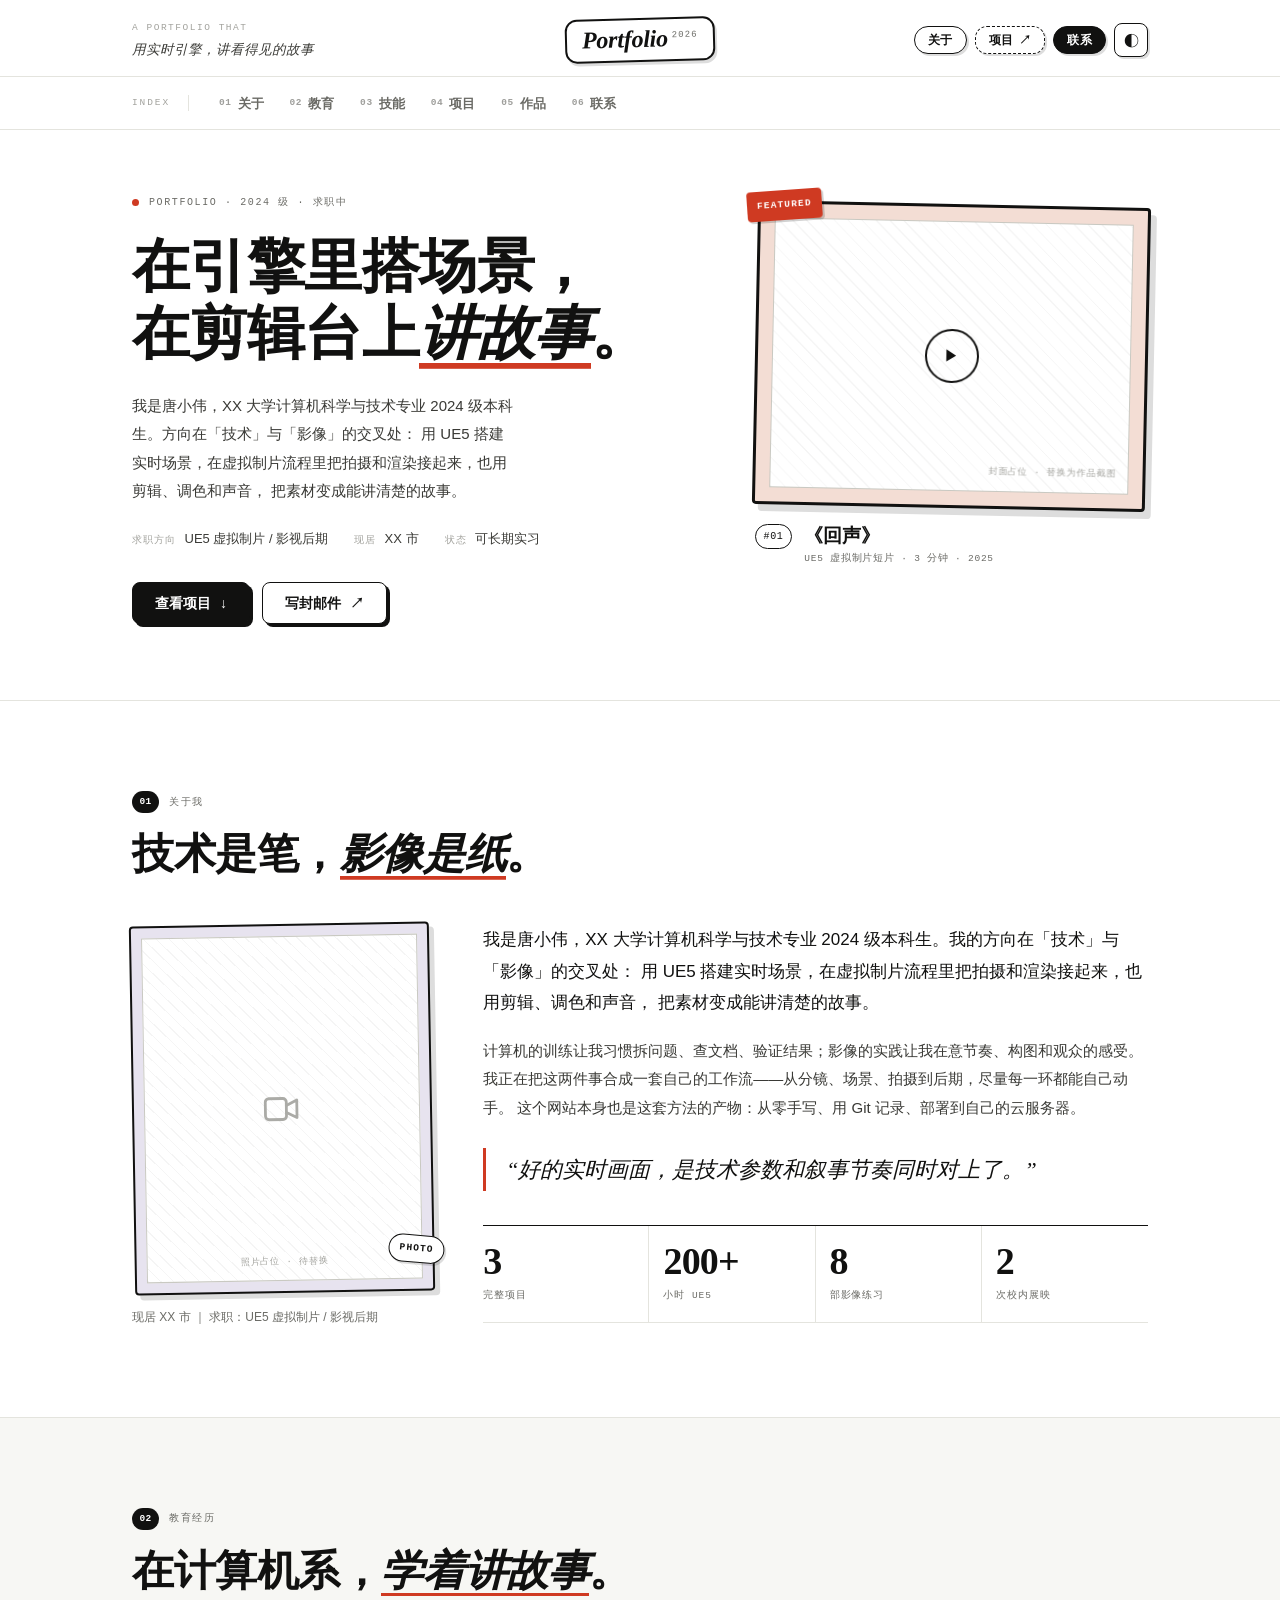
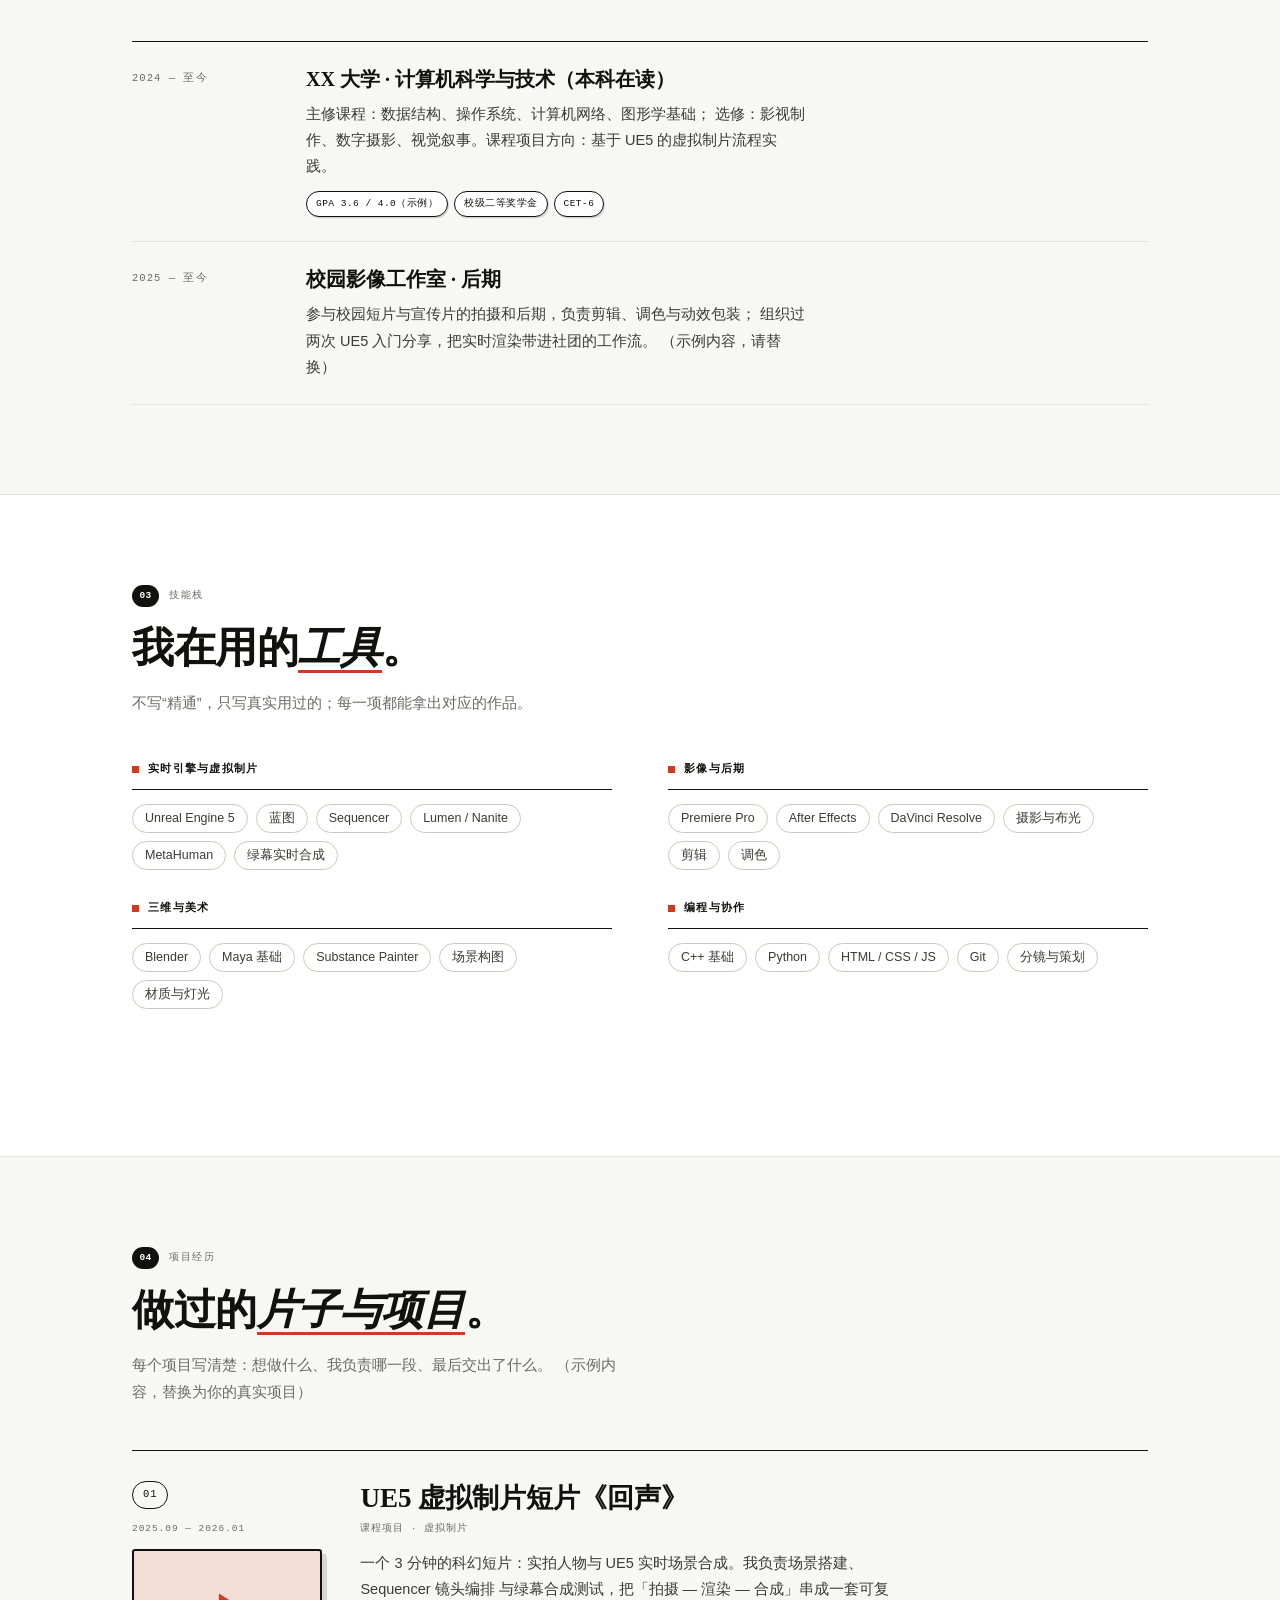
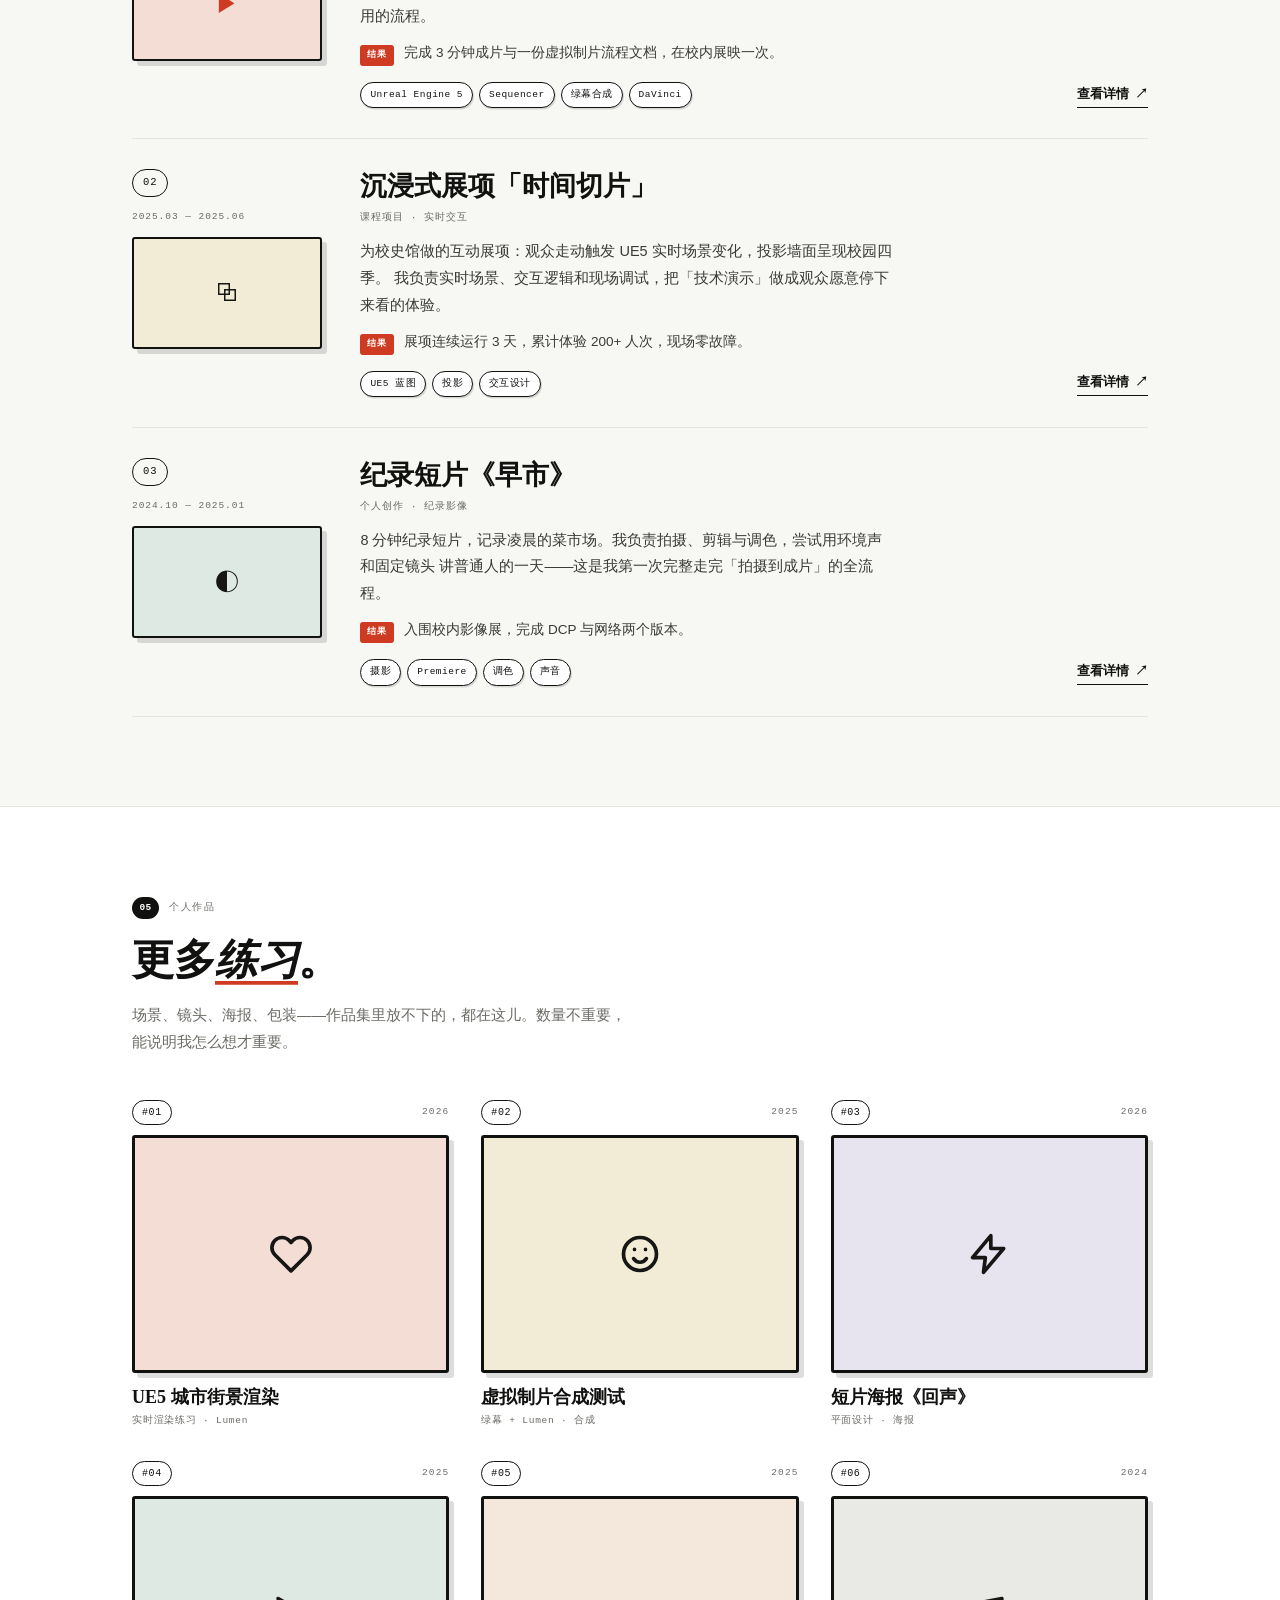
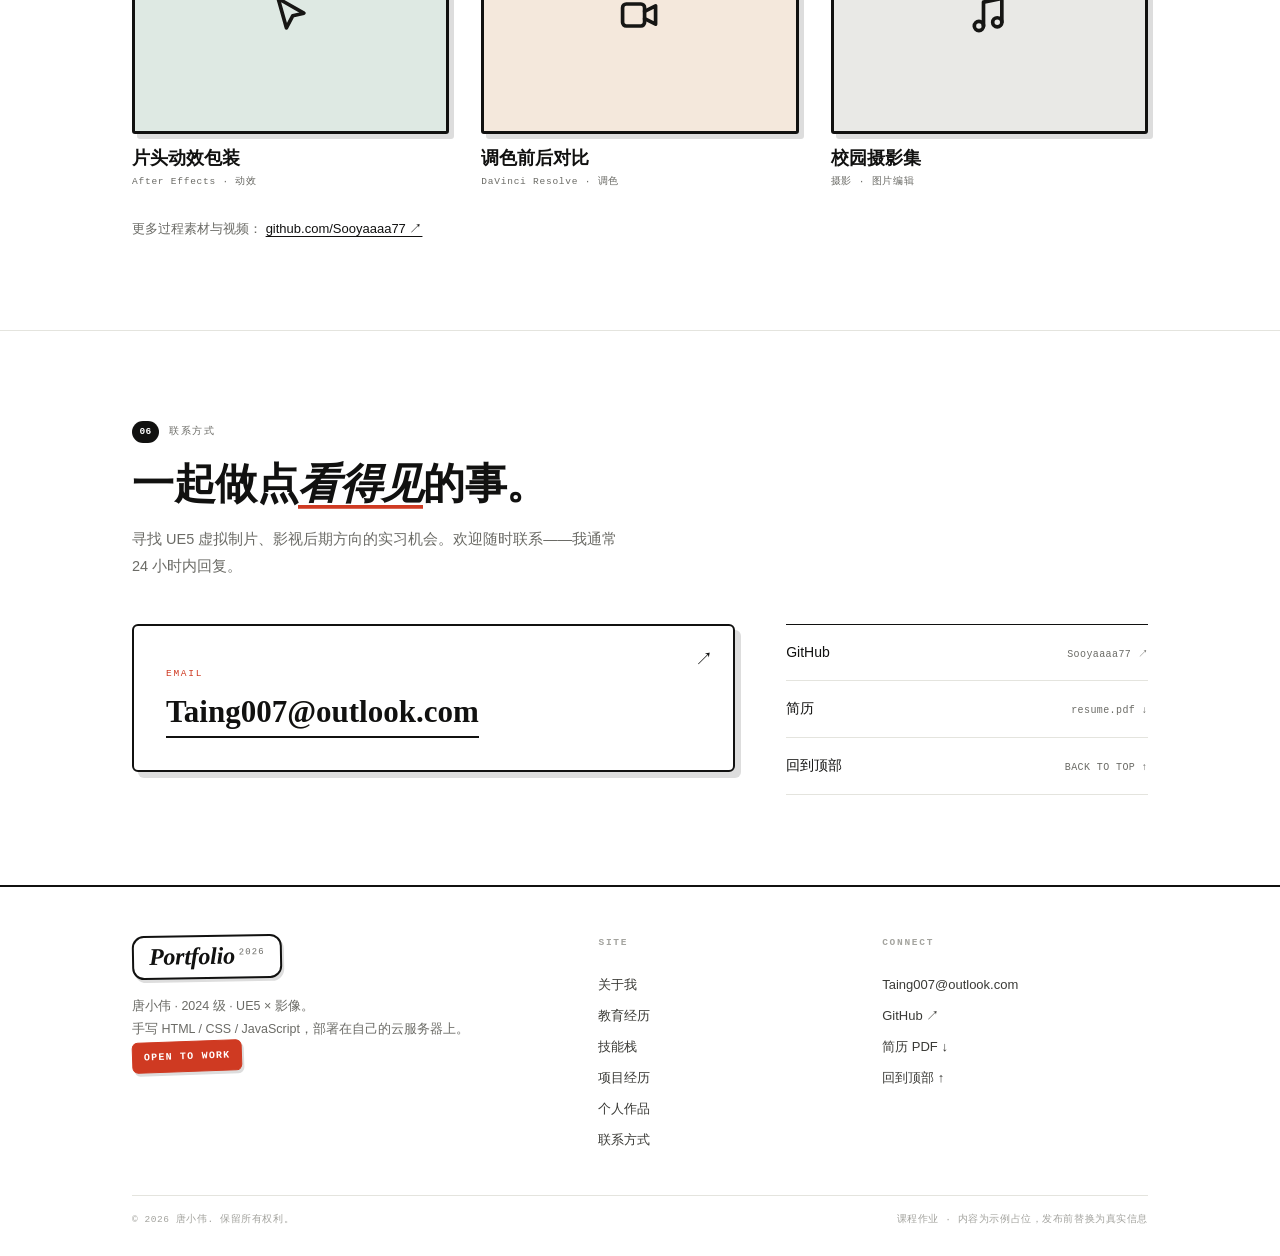
<file: index.html>
<!DOCTYPE html>
<html lang="zh-CN">
<head>
  <meta charset="UTF-8" />
  <meta name="viewport" content="width=device-width, initial-scale=1.0" />
  <title>唐小伟 · 作品集 — UE5 虚拟制片与实时影像</title>
  <meta name="description" content="唐小伟，XX 大学计算机科学与技术专业 2024 级。关注 UE5 实时渲染、虚拟制片与影像叙事，求职方向：UE5 虚拟制片 / 影视后期。" />
  <meta name="author" content="唐小伟" />
  <meta name="theme-color" content="#ffffff" />
  <meta property="og:title" content="唐小伟 · 作品集" />
  <meta property="og:description" content="UE5 虚拟制片 × 影像叙事。计算机专业 2024 级，用手写 HTML / CSS / JS 搭的个人作品集。" />
  <meta property="og:type" content="website" />

  <!-- 首屏前置脚本：尽早应用主题，避免闪烁（localStorage 键：portfolio-theme） -->
  <script>
    (function () {
      var d = document.documentElement;
      d.classList.add('js');
      try {
        var t = localStorage.getItem('portfolio-theme');
        if (t === 'dark') d.setAttribute('data-theme', 'dark');
      } catch (e) {}
    })();
  </script>

  <link rel="icon" href="favicon.svg" type="image/svg+xml" />
  <link rel="stylesheet" href="style.css" />
</head>
<body>
  <a class="skip-link" href="#main">跳到主要内容</a>

  <div class="progress" id="progress-bar" aria-hidden="true"></div>

  <!-- ================= 页头：品牌标语 + 贴纸按钮 ================= -->
  <header class="masthead">
    <div class="container masthead__inner">
      <p class="masthead__tagline">
        <span class="masthead__tagline-en">A PORTFOLIO THAT</span>
        <span class="masthead__tagline-cn">用实时引擎，讲看得见的故事</span>
      </p>

      <a class="logo" href="#top" aria-label="回到首页">
        <span class="logo__main">Portfolio</span>
        <span class="logo__year" aria-hidden="true">2026</span>
      </a>

      <div class="masthead__actions">
        <a class="pill" href="#about">关于</a>
        <a class="pill pill--dashed" href="#projects">项目 <span aria-hidden="true">↗</span></a>
        <a class="pill pill--solid" href="#contact">联系</a>
        <button class="icon-btn theme-toggle" id="theme-toggle" type="button" aria-label="切换深色 / 浅色主题">
          <span class="theme-toggle__icon" aria-hidden="true">◐</span>
        </button>
        <button class="icon-btn menu-btn" id="menu-btn" type="button" aria-label="打开菜单" aria-expanded="false" aria-controls="mobile-menu">
          <span class="menu-btn__bars" aria-hidden="true"><i></i><i></i></span>
        </button>
      </div>
    </div>
  </header>

  <!-- ================= 章节导航：滚动吸顶 ================= -->
  <div class="subnav" id="subnav">
    <div class="container subnav__inner">
      <span class="subnav__label" aria-hidden="true">INDEX</span>
      <nav class="subnav__links" aria-label="章节导航">
        <a href="#about"><span class="subnav__num">01</span>关于</a>
        <a href="#education"><span class="subnav__num">02</span>教育</a>
        <a href="#skills"><span class="subnav__num">03</span>技能</a>
        <a href="#projects"><span class="subnav__num">04</span>项目</a>
        <a href="#works"><span class="subnav__num">05</span>作品</a>
        <a href="#contact"><span class="subnav__num">06</span>联系</a>
      </nav>
    </div>
  </div>

  <!-- ================= 全屏菜单（移动端） ================= -->
  <div class="mobile-menu" id="mobile-menu" hidden>
    <button class="mobile-menu__close" id="menu-close" type="button" aria-label="关闭菜单">
      <span aria-hidden="true">×</span> 关闭
    </button>
    <nav class="mobile-menu__nav" aria-label="移动端章节导航">
      <a href="#about"><span>01</span>关于我</a>
      <a href="#education"><span>02</span>教育经历</a>
      <a href="#skills"><span>03</span>技能栈</a>
      <a href="#projects"><span>04</span>项目经历</a>
      <a href="#works"><span>05</span>个人作品</a>
      <a href="#contact"><span>06</span>联系方式</a>
    </nav>
    <p class="mobile-menu__note">唐小伟 · 2024 级 · UE5 × 影像</p>
  </div>

  <main id="main">
    <!-- ================= 首屏 ================= -->
    <section class="hero" id="top">
      <div class="container hero__inner">
        <div class="hero__text">
          <p class="eyebrow">
            <span class="eyebrow__dot" aria-hidden="true"></span>
            PORTFOLIO · 2024 级 · 求职中
          </p>

          <h1 class="hero__title">
            <span class="hero__line">在引擎里搭场景，</span>
            <span class="hero__line hero__line--accent">在剪辑台上<em>讲故事</em>。</span>
          </h1>

          <p class="hero__lede">
            我是唐小伟，XX 大学计算机科学与技术专业 2024 级本科生。方向在「技术」与「影像」的交叉处：
            用 UE5 搭建实时场景，在虚拟制片流程里把拍摄和渲染接起来，也用剪辑、调色和声音，
            把素材变成能讲清楚的故事。
          </p>

          <ul class="hero__meta">
            <li><span class="hero__meta-label">求职方向</span>UE5 虚拟制片 / 影视后期</li>
            <li><span class="hero__meta-label">现居</span>XX 市</li>
            <li><span class="hero__meta-label">状态</span>可长期实习</li>
          </ul>

          <div class="hero__cta">
            <a class="btn btn--primary" href="#projects">查看项目 <span aria-hidden="true">↓</span></a>
            <a class="btn btn--ghost" href="mailto:Taing007@outlook.com">写封邮件 <span aria-hidden="true">↗</span></a>
          </div>
        </div>

        <!-- TODO: 替换为你的真实封面图：把 .cover__inner 里的占位 div 换成 <img src="assets/cover.jpg" alt="作品封面"> -->
        <figure class="cover" data-reveal>
          <span class="cover__badge" aria-hidden="true">FEATURED</span>
          <div class="cover__frame">
            <div class="cover__inner" aria-hidden="true">
              <span class="cover__glyph">▶</span>
              <span class="cover__placeholder">封面占位 · 替换为作品截图</span>
            </div>
          </div>
          <figcaption class="cover__caption">
            <span class="cover__num" aria-hidden="true">#01</span>
            <span class="cover__text">
              <span class="cover__title">《回声》</span>
              <span class="cover__meta">UE5 虚拟制片短片 · 3 分钟 · 2025</span>
            </span>
          </figcaption>
        </figure>
      </div>
    </section>

    <!-- ================= 01 关于我 ================= -->
    <section class="section" id="about">
      <div class="container">
        <header class="section-head" data-reveal>
          <p class="kicker"><span class="kicker__num">01</span> 关于我</p>
          <h2 class="section-title">技术是笔，<em>影像是纸</em>。</h2>
        </header>

        <div class="about-grid">
          <aside class="about-side" data-reveal>
            <!-- TODO: 替换为你的照片：把下面 div 换成 <img src="assets/avatar.jpg" alt="唐小伟的照片"> -->
            <div class="portrait">
              <div class="portrait__inner" aria-hidden="true">
                <span class="portrait__glyph">
                  <svg viewBox="0 0 24 24" fill="none" stroke="currentColor" stroke-width="1.6" stroke-linecap="round" stroke-linejoin="round"><rect x="2.5" y="6" width="12" height="12" rx="2"/><path d="M14.5 10l6-3v10l-6-3"/></svg>
                </span>
                <span class="portrait__hint">照片占位 · 待替换</span>
              </div>
              <span class="portrait__sticker" aria-hidden="true">PHOTO</span>
            </div>
            <p class="about-side__note">现居 XX 市 ｜ 求职：UE5 虚拟制片 / 影视后期</p>
          </aside>

          <div class="about-body">
            <!-- TODO: 以下为示例内容，替换为你自己的介绍 -->
            <p class="lede" data-reveal>
              我是唐小伟，XX 大学计算机科学与技术专业 2024 级本科生。我的方向在「技术」与「影像」的交叉处：
              用 UE5 搭建实时场景，在虚拟制片流程里把拍摄和渲染接起来，也用剪辑、调色和声音，
              把素材变成能讲清楚的故事。
            </p>
            <p data-reveal>
              计算机的训练让我习惯拆问题、查文档、验证结果；影像的实践让我在意节奏、构图和观众的感受。
              我正在把这两件事合成一套自己的工作流——从分镜、场景、拍摄到后期，尽量每一环都能自己动手。
              这个网站本身也是这套方法的产物：从零手写、用 Git 记录、部署到自己的云服务器。
            </p>
            <blockquote class="pullquote" data-reveal>
              “好的实时画面，是技术参数和叙事节奏同时对上了。”
            </blockquote>
            <div class="stats" data-reveal>
              <div class="stat">
                <span class="stat__num" data-count="3">3</span>
                <span class="stat__label">完整项目</span>
              </div>
              <div class="stat">
                <span class="stat__num" data-count="200" data-suffix="+">200+</span>
                <span class="stat__label">小时 UE5</span>
              </div>
              <div class="stat">
                <span class="stat__num" data-count="8">8</span>
                <span class="stat__label">部影像练习</span>
              </div>
              <div class="stat">
                <span class="stat__num" data-count="2">2</span>
                <span class="stat__label">次校内展映</span>
              </div>
            </div>
          </div>
        </div>
      </div>
    </section>

    <!-- ================= 02 教育经历 ================= -->
    <section class="section section--alt" id="education">
      <div class="container">
        <header class="section-head" data-reveal>
          <p class="kicker"><span class="kicker__num">02</span> 教育经历</p>
          <h2 class="section-title">在计算机系，<em>学着讲故事</em>。</h2>
        </header>

        <ol class="timeline">
          <li class="tl-item" data-reveal>
            <p class="tl-year">2024 — 至今</p>
            <div class="tl-body">
              <h3 class="tl-title">XX 大学 · 计算机科学与技术（本科在读）</h3>
              <p class="tl-desc">
                主修课程：数据结构、操作系统、计算机网络、图形学基础；
                选修：影视制作、数字摄影、视觉叙事。课程项目方向：基于 UE5 的虚拟制片流程实践。
              </p>
              <ul class="tags">
                <li>GPA 3.6 / 4.0（示例）</li>
                <li>校级二等奖学金</li>
                <li>CET-6</li>
              </ul>
            </div>
          </li>
          <li class="tl-item" data-reveal style="--d:.06s">
            <p class="tl-year">2025 — 至今</p>
            <div class="tl-body">
              <h3 class="tl-title">校园影像工作室 · 后期</h3>
              <p class="tl-desc">
                参与校园短片与宣传片的拍摄和后期，负责剪辑、调色与动效包装；
                组织过两次 UE5 入门分享，把实时渲染带进社团的工作流。
                （示例内容，请替换）
              </p>
            </div>
          </li>
        </ol>
      </div>
    </section>

    <!-- ================= 03 技能栈 ================= -->
    <section class="section" id="skills">
      <div class="container">
        <header class="section-head" data-reveal>
          <p class="kicker"><span class="kicker__num">03</span> 技能栈</p>
          <h2 class="section-title">我在用的<em>工具</em>。</h2>
          <p class="section-lead">不写“精通”，只写真实用过的；每一项都能拿出对应的作品。</p>
        </header>

        <div class="skills-grid">
          <div class="skill-group" data-reveal>
            <h3>实时引擎与虚拟制片</h3>
            <ul class="chips">
              <li>Unreal Engine 5</li>
              <li>蓝图</li>
              <li>Sequencer</li>
              <li>Lumen / Nanite</li>
              <li>MetaHuman</li>
              <li>绿幕实时合成</li>
            </ul>
          </div>
          <div class="skill-group" data-reveal style="--d:.06s">
            <h3>影像与后期</h3>
            <ul class="chips">
              <li>Premiere Pro</li>
              <li>After Effects</li>
              <li>DaVinci Resolve</li>
              <li>摄影与布光</li>
              <li>剪辑</li>
              <li>调色</li>
            </ul>
          </div>
          <div class="skill-group" data-reveal style="--d:.12s">
            <h3>三维与美术</h3>
            <ul class="chips">
              <li>Blender</li>
              <li>Maya 基础</li>
              <li>Substance Painter</li>
              <li>场景构图</li>
              <li>材质与灯光</li>
            </ul>
          </div>
          <div class="skill-group" data-reveal style="--d:.18s">
            <h3>编程与协作</h3>
            <ul class="chips">
              <li>C++ 基础</li>
              <li>Python</li>
              <li>HTML / CSS / JS</li>
              <li>Git</li>
              <li>分镜与策划</li>
            </ul>
          </div>
        </div>

        <p class="skills-note" data-reveal>
          正在学习：UE5 摄像机内视效（ICVFX）与虚拟制片现场流程。<span class="skills-note__dot" aria-hidden="true">●</span>
        </p>
      </div>
    </section>

    <!-- ================= 04 项目经历 ================= -->
    <section class="section section--alt" id="projects">
      <div class="container">
        <header class="section-head" data-reveal>
          <p class="kicker"><span class="kicker__num">04</span> 项目经历</p>
          <h2 class="section-title">做过的<em>片子与项目</em>。</h2>
          <p class="section-lead">
            每个项目写清楚：想做什么、我负责哪一段、最后交出了什么。
            （示例内容，替换为你的真实项目）
          </p>
        </header>

        <ol class="projects">
          <li class="project" data-reveal>
            <div class="project__lead">
              <span class="project__num">01</span>
              <p class="project__date">2025.09 — 2026.01</p>
              <div class="project__cover project__cover--1" aria-hidden="true"><span>▶</span></div>
            </div>
            <div class="project__body">
              <div class="project__top">
                <h3 class="project__title">UE5 虚拟制片短片《回声》</h3>
                <p class="project__meta">课程项目 · 虚拟制片</p>
              </div>
              <p class="project__desc">
                一个 3 分钟的科幻短片：实拍人物与 UE5 实时场景合成。我负责场景搭建、Sequencer 镜头编排
                与绿幕合成测试，把「拍摄 — 渲染 — 合成」串成一套可复用的流程。
              </p>
              <p class="project__result">
                <span class="project__result-label">结果</span>
                完成 3 分钟成片与一份虚拟制片流程文档，在校内展映一次。
              </p>
              <div class="project__foot">
                <ul class="tags">
                  <li>Unreal Engine 5</li>
                  <li>Sequencer</li>
                  <li>绿幕合成</li>
                  <li>DaVinci</li>
                </ul>
                <!-- TODO: 替换为真实作品页 / 视频链接 -->
                <a class="link-arrow" href="#">查看详情 <span aria-hidden="true">↗</span></a>
              </div>
            </div>
          </li>

          <li class="project" data-reveal>
            <div class="project__lead">
              <span class="project__num">02</span>
              <p class="project__date">2025.03 — 2025.06</p>
              <div class="project__cover project__cover--2" aria-hidden="true"><span>⧉</span></div>
            </div>
            <div class="project__body">
              <div class="project__top">
                <h3 class="project__title">沉浸式展项「时间切片」</h3>
                <p class="project__meta">课程项目 · 实时交互</p>
              </div>
              <p class="project__desc">
                为校史馆做的互动展项：观众走动触发 UE5 实时场景变化，投影墙面呈现校园四季。
                我负责实时场景、交互逻辑和现场调试，把「技术演示」做成观众愿意停下来看的体验。
              </p>
              <p class="project__result">
                <span class="project__result-label">结果</span>
                展项连续运行 3 天，累计体验 200+ 人次，现场零故障。
              </p>
              <div class="project__foot">
                <ul class="tags">
                  <li>UE5 蓝图</li>
                  <li>投影</li>
                  <li>交互设计</li>
                </ul>
                <a class="link-arrow" href="#">查看详情 <span aria-hidden="true">↗</span></a>
              </div>
            </div>
          </li>

          <li class="project" data-reveal>
            <div class="project__lead">
              <span class="project__num">03</span>
              <p class="project__date">2024.10 — 2025.01</p>
              <div class="project__cover project__cover--3" aria-hidden="true"><span>◐</span></div>
            </div>
            <div class="project__body">
              <div class="project__top">
                <h3 class="project__title">纪录短片《早市》</h3>
                <p class="project__meta">个人创作 · 纪录影像</p>
              </div>
              <p class="project__desc">
                8 分钟纪录短片，记录凌晨的菜市场。我负责拍摄、剪辑与调色，尝试用环境声和固定镜头
                讲普通人的一天——这是我第一次完整走完「拍摄到成片」的全流程。
              </p>
              <p class="project__result">
                <span class="project__result-label">结果</span>
                入围校内影像展，完成 DCP 与网络两个版本。
              </p>
              <div class="project__foot">
                <ul class="tags">
                  <li>摄影</li>
                  <li>Premiere</li>
                  <li>调色</li>
                  <li>声音</li>
                </ul>
                <a class="link-arrow" href="#">查看详情 <span aria-hidden="true">↗</span></a>
              </div>
            </div>
          </li>
        </ol>
      </div>
    </section>

    <!-- ================= 05 个人作品 ================= -->
    <section class="section" id="works">
      <div class="container">
        <header class="section-head" data-reveal>
          <p class="kicker"><span class="kicker__num">05</span> 个人作品</p>
          <h2 class="section-title">更多<em>练习</em>。</h2>
          <p class="section-lead">
            场景、镜头、海报、包装——作品集里放不下的，都在这儿。数量不重要，能说明我怎么想才重要。
          </p>
        </header>

        <ul class="works">
          <li class="work" data-reveal>
            <div class="work__head">
              <span class="work__num" aria-hidden="true">#01</span>
              <span class="work__date">2026</span>
            </div>
            <a class="work__link" href="#">
              <span class="work__frame work__frame--1">
                <span class="work__icon" aria-hidden="true">
                  <svg viewBox="0 0 24 24" fill="none" stroke="currentColor" stroke-width="2" stroke-linecap="round" stroke-linejoin="round"><path d="M20.8 4.6a5.5 5.5 0 0 0-7.8 0L12 5.7l-1-1.1a5.5 5.5 0 0 0-7.8 7.8l8.8 8.8 8.8-8.8a5.5 5.5 0 0 0 0-7.8z"/></svg>
                </span>
              </span>
              <span class="work__info">
                <span class="work__title">UE5 城市街景渲染</span>
                <span class="work__meta">实时渲染练习 · Lumen</span>
              </span>
            </a>
          </li>
          <li class="work" data-reveal style="--d:.05s">
            <div class="work__head">
              <span class="work__num" aria-hidden="true">#02</span>
              <span class="work__date">2025</span>
            </div>
            <a class="work__link" href="#">
              <span class="work__frame work__frame--2">
                <span class="work__icon" aria-hidden="true">
                  <svg viewBox="0 0 24 24" fill="none" stroke="currentColor" stroke-width="2" stroke-linecap="round" stroke-linejoin="round"><circle cx="12" cy="12" r="9"/><path d="M8.5 14.5s1.3 2 3.5 2 3.5-2 3.5-2"/><path d="M9 9.5h.01M15 9.5h.01"/></svg>
                </span>
              </span>
              <span class="work__info">
                <span class="work__title">虚拟制片合成测试</span>
                <span class="work__meta">绿幕 + Lumen · 合成</span>
              </span>
            </a>
          </li>
          <li class="work" data-reveal style="--d:.1s">
            <div class="work__head">
              <span class="work__num" aria-hidden="true">#03</span>
              <span class="work__date">2026</span>
            </div>
            <a class="work__link" href="#">
              <span class="work__frame work__frame--3">
                <span class="work__icon" aria-hidden="true">
                  <svg viewBox="0 0 24 24" fill="none" stroke="currentColor" stroke-width="2" stroke-linecap="round" stroke-linejoin="round"><path d="M13 2 3 14h7l-1 8 11-13h-7l0-7z"/></svg>
                </span>
              </span>
              <span class="work__info">
                <span class="work__title">短片海报《回声》</span>
                <span class="work__meta">平面设计 · 海报</span>
              </span>
            </a>
          </li>
          <li class="work" data-reveal style="--d:.15s">
            <div class="work__head">
              <span class="work__num" aria-hidden="true">#04</span>
              <span class="work__date">2025</span>
            </div>
            <a class="work__link" href="#">
              <span class="work__frame work__frame--4">
                <span class="work__icon" aria-hidden="true">
                  <svg viewBox="0 0 24 24" fill="none" stroke="currentColor" stroke-width="2" stroke-linecap="round" stroke-linejoin="round"><path d="M5 3l14 8-6 1.4L9.5 19 5 3z"/></svg>
                </span>
              </span>
              <span class="work__info">
                <span class="work__title">片头动效包装</span>
                <span class="work__meta">After Effects · 动效</span>
              </span>
            </a>
          </li>
          <li class="work" data-reveal style="--d:.2s">
            <div class="work__head">
              <span class="work__num" aria-hidden="true">#05</span>
              <span class="work__date">2025</span>
            </div>
            <a class="work__link" href="#">
              <span class="work__frame work__frame--5">
                <span class="work__icon" aria-hidden="true">
                  <svg viewBox="0 0 24 24" fill="none" stroke="currentColor" stroke-width="2" stroke-linecap="round" stroke-linejoin="round"><rect x="2.5" y="6" width="12" height="12" rx="2"/><path d="M14.5 10l6-3v10l-6-3"/></svg>
                </span>
              </span>
              <span class="work__info">
                <span class="work__title">调色前后对比</span>
                <span class="work__meta">DaVinci Resolve · 调色</span>
              </span>
            </a>
          </li>
          <li class="work" data-reveal style="--d:.25s">
            <div class="work__head">
              <span class="work__num" aria-hidden="true">#06</span>
              <span class="work__date">2024</span>
            </div>
            <a class="work__link" href="#">
              <span class="work__frame work__frame--6">
                <span class="work__icon" aria-hidden="true">
                  <svg viewBox="0 0 24 24" fill="none" stroke="currentColor" stroke-width="2" stroke-linecap="round" stroke-linejoin="round"><path d="M9 18V5l10-2v13"/><circle cx="6.5" cy="18" r="2.5"/><circle cx="16.5" cy="16" r="2.5"/></svg>
                </span>
              </span>
              <span class="work__info">
                <span class="work__title">校园摄影集</span>
                <span class="work__meta">摄影 · 图片编辑</span>
              </span>
            </a>
          </li>
        </ul>

        <p class="works-note" data-reveal>
          更多过程素材与视频：
          <!-- TODO: 替换为你的 GitHub / 作品主页 / 网盘链接 -->
          <a href="https://github.com/Sooyaaaa77" target="_blank" rel="noopener noreferrer">github.com/Sooyaaaa77 ↗</a>
        </p>
      </div>
    </section>

    <!-- ================= 06 联系方式 ================= -->
    <section class="section contact" id="contact">
      <div class="container">
        <header class="section-head" data-reveal>
          <p class="kicker"><span class="kicker__num">06</span> 联系方式</p>
          <h2 class="section-title">一起做点<em>看得见</em>的事。</h2>
          <p class="section-lead">
            寻找 UE5 虚拟制片、影视后期方向的实习机会。欢迎随时联系——我通常 24 小时内回复。
          </p>
        </header>

        <div class="contact-grid">
          <a class="contact-mail" href="mailto:Taing007@outlook.com" data-reveal>
            <span class="contact-mail__label">EMAIL</span>
            <span class="contact-mail__value">Taing007@outlook.com</span>
            <span class="contact-mail__arrow" aria-hidden="true">↗</span>
          </a>

          <ul class="contact-links" data-reveal style="--d:.06s">
            <li>
              <a href="https://github.com/Sooyaaaa77" target="_blank" rel="noopener noreferrer">
                <span>GitHub</span><span class="contact-links__value">Sooyaaaa77 ↗</span>
              </a>
            </li>
            <li>
              <!-- TODO: 简历确定后替换 resume.pdf -->
              <a href="resume.pdf" download>
                <span>简历</span><span class="contact-links__value">resume.pdf ↓</span>
              </a>
            </li>
            <li>
              <a href="#top">
                <span>回到顶部</span><span class="contact-links__value">BACK TO TOP ↑</span>
              </a>
            </li>
          </ul>
        </div>
      </div>
    </section>
  </main>

  <!-- ================= 页脚 ================= -->
  <footer class="footer">
    <div class="container">
      <div class="footer__grid">
        <div class="footer__brand">
          <a class="logo logo--footer" href="#top" aria-label="回到首页">
            <span class="logo__main">Portfolio</span>
            <span class="logo__year" aria-hidden="true">2026</span>
          </a>
          <p class="footer__note">
            唐小伟 · 2024 级 · UE5 × 影像。<br />
            手写 HTML / CSS / JavaScript，部署在自己的云服务器上。
          </p>
          <span class="sticker sticker--red" aria-hidden="true">OPEN TO WORK</span>
        </div>

        <nav class="footer__col" aria-label="页脚章节导航">
          <h2 class="footer__title">SITE</h2>
          <a href="#about">关于我</a>
          <a href="#education">教育经历</a>
          <a href="#skills">技能栈</a>
          <a href="#projects">项目经历</a>
          <a href="#works">个人作品</a>
          <a href="#contact">联系方式</a>
        </nav>

        <div class="footer__col">
          <h2 class="footer__title">CONNECT</h2>
          <a href="mailto:Taing007@outlook.com">Taing007@outlook.com</a>
          <a href="https://github.com/Sooyaaaa77" target="_blank" rel="noopener noreferrer">GitHub ↗</a>
          <a href="resume.pdf" download>简历 PDF ↓</a>
          <a href="#top">回到顶部 ↑</a>
        </div>
      </div>

      <div class="footer__bottom">
        <p>© <span id="year">2026</span> 唐小伟. 保留所有权利。</p>
        <p>课程作业 · 内容为示例占位，发布前替换为真实信息</p>
      </div>
    </div>
  </footer>

  <script src="main.js" defer></script>
</body>
</html>
</file>
<file: style.css>
@charset "UTF-8";

/* =========================================================================
   唐小伟 · 作品集 — v0.3
   设计语言：白纸 + 黑字 + 一点红；贴纸、粗描边、硬阴影；
   标题用衬线，正文无衬线，标签与编号用等宽大写。
   ========================================================================= */

/* ---------- 01. 设计变量 ---------- */
:root {
  color-scheme: light;

  /* 纸与墨 */
  --paper: #ffffff;
  --paper-2: #f7f7f4;
  --ink: #111110;
  --ink-2: #3a3a36;
  --muted: #6b6b66;
  --faint: #a3a39e;

  /* 线条 */
  --line: #e4e4de;
  --line-strong: #c9c9c2;

  /* 唯一的强调色：白底上对比度 4.9:1，白字压红底同样 4.9:1 */
  --accent: #cf3a22;
  --accent-solid: #cf3a22;
  --accent-soft: #f7e3dd;

  /* 作品封面的四张“卡纸”，颜色只出现在这里 */
  --mat-1: #f3ddd4;
  --mat-2: #f2ecd6;
  --mat-3: #e7e3ef;
  --mat-4: #dee9e3;
  --mat-5: #f4e8dc;
  --mat-6: #e9e9e6;

  /* 字体 */
  --serif: Georgia, "Times New Roman", "Songti SC", "Noto Serif SC",
    "Source Han Serif SC", "STSong", SimSun, serif;
  --sans: -apple-system, BlinkMacSystemFont, "Segoe UI", "PingFang SC",
    "Hiragino Sans GB", "Microsoft YaHei", Helvetica, Arial, sans-serif;
  --mono: "SF Mono", "Cascadia Mono", Consolas, "Liberation Mono", Menlo,
    monospace;

  /* 尺寸 */
  --maxw: 1120px;
  --gutter: clamp(20px, 5vw, 52px);
  --subnav-h: 52px;
  --radius: 4px;
  --ease: cubic-bezier(0.2, 0.7, 0.2, 1);

  /* 阴影 */
  --shadow-ink: rgba(17, 17, 16, 0.14);
  --shadow-soft: 2px 3px 0 var(--shadow-ink);
  --shadow-card: 5px 5px 0 var(--shadow-ink);
}

[data-theme="dark"] {
  color-scheme: dark;
  --paper: #121211;
  --paper-2: #191917;
  --ink: #f2f1ec;
  --ink-2: #d8d7d1;
  --muted: #a3a29b;
  --faint: #6f6e68;
  --line: #2e2e2a;
  --line-strong: #474741;
  --accent: #ff6a4d; /* 深色底上 6.6:1 */
  --accent-solid: #cf3a22;
  --accent-soft: #2a1a16;
  --shadow-ink: rgba(255, 255, 255, 0.12);
}

/* ---------- 02. 重置与基础 ---------- */
*,
*::before,
*::after {
  box-sizing: border-box;
}

html {
  -webkit-text-size-adjust: 100%;
  scroll-behavior: smooth;
}

body {
  margin: 0;
  background: var(--paper);
  color: var(--ink);
  font-family: var(--sans);
  font-size: 15px;
  line-height: 1.7;
  -webkit-font-smoothing: antialiased;
  text-rendering: optimizeLegibility;
}

body.menu-open {
  overflow: hidden;
}

img {
  max-width: 100%;
  height: auto;
  display: block;
}

a {
  color: inherit;
}

button {
  font: inherit;
  color: inherit;
  background: none;
  border: 0;
  cursor: pointer;
}

h1,
h2,
h3,
h4,
p,
figure,
blockquote {
  margin: 0;
}

ul,
ol {
  margin: 0;
  padding: 0;
  list-style: none;
}

::selection {
  background: var(--ink);
  color: var(--paper);
}

:focus-visible {
  outline: 2px solid var(--accent);
  outline-offset: 3px;
}

.container {
  width: 100%;
  max-width: var(--maxw);
  margin: 0 auto;
  padding-inline: var(--gutter);
}

.skip-link {
  position: fixed;
  top: 8px;
  left: 8px;
  z-index: 200;
  padding: 10px 16px;
  background: var(--ink);
  color: var(--paper);
  font-size: 13px;
  text-decoration: none;
  transform: translateY(-160%);
  transition: transform 0.2s var(--ease);
}

.skip-link:focus {
  transform: none;
}

/* 滚动进度条 */
.progress {
  position: fixed;
  inset: 0 auto auto 0;
  z-index: 150;
  width: 0;
  height: 3px;
  background: var(--accent);
}

/* 进场动效 */
.js [data-reveal] {
  opacity: 0;
  transform: translateY(16px);
  transition: opacity 0.7s var(--ease), transform 0.7s var(--ease);
  transition-delay: var(--d, 0s);
}

.js [data-reveal].is-in {
  opacity: 1;
  transform: none;
}

/* ---------- 03. 贴纸组件 ---------- */
.logo {
  display: inline-flex;
  align-items: flex-start;
  gap: 4px;
  padding: 7px 15px 9px;
  border: 2px solid var(--ink);
  border-radius: 12px;
  background: var(--paper);
  color: var(--ink);
  text-decoration: none;
  transform: rotate(-1.5deg);
  box-shadow: var(--shadow-soft);
  transition: transform 0.25s var(--ease), box-shadow 0.25s var(--ease);
}

.logo:hover {
  transform: rotate(0.5deg) translateY(-2px);
  box-shadow: 3px 5px 0 var(--shadow-ink);
}

.logo__main {
  font-family: var(--serif);
  font-style: italic;
  font-weight: 700;
  font-size: 24px;
  line-height: 1;
  letter-spacing: -0.01em;
}

.logo__year {
  font-family: var(--mono);
  font-size: 9px;
  letter-spacing: 0.12em;
  color: var(--muted);
  margin-top: 2px;
}

.pill {
  display: inline-flex;
  align-items: center;
  gap: 5px;
  padding: 7px 13px;
  border: 1.5px solid var(--ink);
  border-radius: 999px;
  background: var(--paper);
  color: var(--ink);
  font-size: 12px;
  font-weight: 700;
  line-height: 1;
  letter-spacing: 0.04em;
  text-decoration: none;
  box-shadow: 2px 2px 0 var(--shadow-ink);
  transition: transform 0.2s var(--ease), box-shadow 0.2s var(--ease);
}

.pill:hover {
  transform: translateY(-2px) rotate(-1deg);
  box-shadow: 3px 4px 0 var(--shadow-ink);
}

.pill--dashed {
  border-style: dashed;
  border-radius: 12px;
}

.pill--solid {
  background: var(--ink);
  color: var(--paper);
}

.icon-btn {
  display: grid;
  place-items: center;
  width: 34px;
  height: 34px;
  border: 1.5px solid var(--ink);
  border-radius: 8px;
  background: var(--paper);
  color: var(--ink);
  box-shadow: 2px 2px 0 var(--shadow-ink);
  transition: transform 0.2s var(--ease);
}

.icon-btn:hover {
  transform: translateY(-2px);
}

.theme-toggle__icon {
  font-size: 15px;
  line-height: 1;
}

.sticker {
  display: inline-flex;
  align-items: center;
  gap: 6px;
  padding: 6px 11px;
  border: 1.5px solid var(--ink);
  border-radius: 6px;
  background: var(--paper);
  color: var(--ink);
  font-family: var(--mono);
  font-size: 10px;
  font-weight: 700;
  letter-spacing: 0.12em;
  transform: rotate(-2deg);
  box-shadow: var(--shadow-soft);
}

.sticker--red {
  background: var(--accent-solid);
  border-color: var(--accent-solid);
  color: #ffffff;
}

/* ---------- 04. 页头 ---------- */
.masthead {
  background: var(--paper);
}

.masthead__inner {
  display: grid;
  grid-template-columns: 1fr auto 1fr;
  align-items: center;
  gap: 24px;
  padding-block: 18px 14px;
}

.masthead__tagline {
  display: flex;
  flex-direction: column;
  gap: 4px;
}

.masthead__tagline-en {
  font-family: var(--mono);
  font-size: 9.5px;
  letter-spacing: 0.16em;
  color: var(--faint);
  text-transform: uppercase;
}

.masthead__tagline-cn {
  font-family: var(--serif);
  font-style: italic;
  font-size: 13.5px;
  line-height: 1.4;
  color: var(--ink-2);
}

.masthead__actions {
  justify-self: end;
  display: flex;
  align-items: center;
  gap: 8px;
}

.menu-btn {
  display: none;
}

.menu-btn__bars {
  display: flex;
  flex-direction: column;
  gap: 4px;
}

.menu-btn__bars i {
  display: block;
  width: 16px;
  height: 2px;
  background: currentColor;
  transition: transform 0.2s var(--ease);
}

.menu-btn[aria-expanded="true"] .menu-btn__bars i:first-child {
  transform: translateY(3px) rotate(45deg);
}

.menu-btn[aria-expanded="true"] .menu-btn__bars i:last-child {
  transform: translateY(-3px) rotate(-45deg);
}

/* ---------- 05. 章节导航（吸顶） ---------- */
.subnav {
  position: sticky;
  top: 0;
  z-index: 60;
  background: var(--paper);
  background: color-mix(in srgb, var(--paper) 88%, transparent);
  -webkit-backdrop-filter: blur(10px);
  backdrop-filter: blur(10px);
  border-top: 1px solid var(--line);
  border-bottom: 1px solid var(--line);
}

.subnav__inner {
  display: flex;
  align-items: center;
  gap: 18px;
  height: var(--subnav-h);
}

.subnav__label {
  flex: none;
  padding-right: 18px;
  border-right: 1px solid var(--line);
  font-family: var(--mono);
  font-size: 9.5px;
  letter-spacing: 0.2em;
  color: var(--faint);
}

.subnav__links {
  display: flex;
  gap: 2px;
  overflow-x: auto;
  scrollbar-width: none;
  -ms-overflow-style: none;
}

.subnav__links::-webkit-scrollbar {
  display: none;
}

.subnav__links a {
  display: inline-flex;
  align-items: center;
  gap: 6px;
  padding: 7px 12px;
  border-radius: 6px;
  color: var(--muted);
  font-size: 13px;
  font-weight: 600;
  line-height: 1;
  text-decoration: none;
  white-space: nowrap;
  transition: color 0.2s var(--ease), background-color 0.2s var(--ease);
}

.subnav__links a:hover {
  color: var(--ink);
  background: var(--paper-2);
}

.subnav__links a.is-active {
  background: var(--ink);
  color: var(--paper);
}

.subnav__num {
  font-family: var(--mono);
  font-size: 9.5px;
  letter-spacing: 0.06em;
  opacity: 0.65;
}

/* 章节锚点位置修正（吸顶导航高度） */
.section[id],
section#top {
  scroll-margin-top: calc(var(--subnav-h) + 8px);
}

/* ---------- 06. 首屏 ---------- */
.hero {
  padding-block: clamp(36px, 5vw, 64px) clamp(48px, 6vw, 80px);
}

.hero__inner {
  display: grid;
  grid-template-columns: minmax(0, 1.12fr) minmax(0, 0.78fr);
  gap: clamp(32px, 4.5vw, 64px);
  align-items: start;
}

.eyebrow {
  display: flex;
  align-items: center;
  gap: 10px;
  font-family: var(--mono);
  font-size: 10px;
  letter-spacing: 0.16em;
  color: var(--muted);
  text-transform: uppercase;
}

.eyebrow__dot {
  width: 7px;
  height: 7px;
  border-radius: 50%;
  background: var(--accent);
}

.hero__title {
  margin-top: 22px;
  font-family: var(--serif);
  font-weight: 700;
  font-size: clamp(32px, 4.6vw, 58px);
  line-height: 1.16;
  letter-spacing: -0.01em;
}

.hero__line {
  display: block;
}

.hero__line--accent em {
  font-style: italic;
  padding-bottom: 0.04em;
  background: linear-gradient(var(--accent), var(--accent)) 0 100% / 100% 0.1em
    no-repeat;
}

.hero__lede {
  max-width: 46ch;
  margin-top: 24px;
  color: var(--ink-2);
  font-size: 15px;
  line-height: 1.9;
}

.hero__meta {
  display: flex;
  flex-wrap: wrap;
  gap: 8px 26px;
  margin-top: 22px;
}

.hero__meta li {
  display: flex;
  align-items: baseline;
  gap: 8px;
  color: var(--ink-2);
  font-size: 13px;
}

.hero__meta-label {
  font-family: var(--mono);
  font-size: 9.5px;
  letter-spacing: 0.12em;
  color: var(--faint);
  text-transform: uppercase;
}

.hero__cta {
  display: flex;
  flex-wrap: wrap;
  gap: 12px;
  margin-top: 32px;
}

.btn {
  display: inline-flex;
  align-items: center;
  gap: 9px;
  padding: 13px 22px;
  border: 1.5px solid var(--ink);
  border-radius: 8px;
  background: var(--paper);
  color: var(--ink);
  font-size: 14px;
  font-weight: 700;
  line-height: 1;
  text-decoration: none;
  box-shadow: 3px 3px 0 var(--ink);
  transition: transform 0.2s var(--ease), box-shadow 0.2s var(--ease);
}

.btn:hover {
  transform: translate(-1px, -1px);
  box-shadow: 5px 5px 0 var(--ink);
}

.btn:active {
  transform: translate(1px, 1px);
  box-shadow: 1px 1px 0 var(--ink);
}

.btn--primary {
  background: var(--ink);
  color: var(--paper);
}

.btn--ghost {
  background: var(--paper);
}

/* 首屏封面卡 */
.cover {
  position: relative;
  margin-top: 10px;
}

.cover__badge {
  position: absolute;
  top: -14px;
  left: -8px;
  z-index: 2;
  padding: 7px 10px;
  border-radius: 4px;
  background: var(--accent-solid);
  color: #ffffff;
  font-family: var(--mono);
  font-size: 9.5px;
  font-weight: 700;
  letter-spacing: 0.12em;
  transform: rotate(-4deg);
  box-shadow: 2px 2px 0 rgba(0, 0, 0, 0.18);
}

.cover__frame {
  padding: 14px;
  border: 3px solid var(--ink);
  border-radius: 4px;
  background: var(--mat-1);
  transform: rotate(1.2deg);
  box-shadow: 6px 7px 0 var(--shadow-ink);
}

.cover__inner {
  position: relative;
  display: grid;
  place-items: center;
  aspect-ratio: 4 / 3;
  border: 1px solid var(--line-strong);
  background-color: var(--paper);
  background-image: repeating-linear-gradient(
    45deg,
    rgba(17, 17, 16, 0.045) 0 1px,
    transparent 1px 10px
  );
}

.cover__glyph {
  display: grid;
  place-items: center;
  width: 54px;
  height: 54px;
  border: 2px solid var(--ink);
  border-radius: 50%;
  font-size: 15px;
  color: var(--ink);
}

.cover__placeholder {
  position: absolute;
  right: 12px;
  bottom: 10px;
  font-family: var(--mono);
  font-size: 9px;
  letter-spacing: 0.1em;
  color: var(--faint);
}

.cover__caption {
  display: flex;
  align-items: flex-start;
  gap: 12px;
  margin-top: 16px;
}

.cover__num {
  flex: none;
  padding: 3px 8px;
  border: 1.5px solid var(--ink);
  border-radius: 999px;
  font-family: var(--mono);
  font-size: 10px;
  letter-spacing: 0.06em;
}

.cover__title {
  display: block;
  font-family: var(--serif);
  font-weight: 700;
  font-size: 19px;
  line-height: 1.3;
}

.cover__meta {
  display: block;
  margin-top: 3px;
  font-family: var(--mono);
  font-size: 9.5px;
  letter-spacing: 0.08em;
  color: var(--muted);
}

/* ---------- 07. 区块通用 ---------- */
.section {
  padding-block: clamp(56px, 7vw, 92px);
  border-top: 1px solid var(--line);
}

.section--alt {
  background: var(--paper-2);
}

.section-head {
  max-width: 720px;
  margin-bottom: clamp(28px, 4vw, 44px);
}

.kicker {
  display: flex;
  align-items: center;
  gap: 10px;
  font-family: var(--mono);
  font-size: 10px;
  letter-spacing: 0.16em;
  color: var(--muted);
  text-transform: uppercase;
}

.kicker__num {
  display: inline-grid;
  place-items: center;
  min-width: 27px;
  height: 22px;
  padding-inline: 7px;
  border-radius: 999px;
  background: var(--ink);
  color: var(--paper);
  font-size: 9.5px;
  font-weight: 700;
  letter-spacing: 0.04em;
}

.section-title {
  margin-top: 16px;
  font-family: var(--serif);
  font-weight: 700;
  font-size: clamp(27px, 3.3vw, 42px);
  line-height: 1.22;
  letter-spacing: -0.01em;
}

.section-title em {
  font-style: italic;
  padding-bottom: 0.06em;
  background: linear-gradient(var(--accent), var(--accent)) 0 100% / 100% 0.09em
    no-repeat;
}

.section-lead {
  max-width: 62ch;
  margin-top: 16px;
  color: var(--muted);
  font-size: 14.5px;
  line-height: 1.85;
}

/* ---------- 08. 01 关于我 ---------- */
.about-grid {
  display: grid;
  grid-template-columns: minmax(240px, 300px) minmax(0, 1fr);
  gap: clamp(28px, 4vw, 56px);
  align-items: start;
}

.about-side {
  position: sticky;
  top: calc(var(--subnav-h) + 24px);
}

.portrait {
  position: relative;
  padding: 10px;
  border: 2.5px solid var(--ink);
  border-radius: var(--radius);
  background: var(--mat-3);
  transform: rotate(-1deg);
  box-shadow: var(--shadow-card);
}

.portrait__inner {
  position: relative;
  display: grid;
  place-items: center;
  aspect-ratio: 4 / 5;
  border: 1px solid var(--line-strong);
  background-color: var(--paper);
  background-image: repeating-linear-gradient(
    45deg,
    rgba(17, 17, 16, 0.045) 0 1px,
    transparent 1px 9px
  );
}

.portrait__glyph {
  color: var(--faint);
  opacity: 0.9;
}

.portrait__glyph svg {
  display: block;
  width: 42px;
  height: 42px;
}

.portrait__hint {
  position: absolute;
  inset: auto 0 10px;
  text-align: center;
  font-family: var(--mono);
  font-size: 9px;
  letter-spacing: 0.1em;
  color: var(--faint);
}

.portrait__sticker {
  position: absolute;
  right: -12px;
  bottom: 26px;
  padding: 5px 10px;
  border: 1.5px solid var(--ink);
  border-radius: 999px;
  background: var(--paper);
  font-family: var(--mono);
  font-size: 9.5px;
  font-weight: 700;
  letter-spacing: 0.12em;
  transform: rotate(6deg);
  box-shadow: 2px 2px 0 var(--shadow-ink);
}

.about-side__note {
  margin-top: 14px;
  font-size: 12px;
  color: var(--muted);
}

.lede {
  color: var(--ink);
  font-size: 17px;
  line-height: 1.85;
}

.about-body p + p {
  margin-top: 18px;
}

.about-body p:not(.lede) {
  color: var(--ink-2);
  font-size: 15px;
  line-height: 1.9;
}

.pullquote {
  margin-top: 26px;
  padding: 4px 0 4px 20px;
  border-left: 3px solid var(--accent);
  font-family: var(--serif);
  font-style: italic;
  font-size: clamp(18px, 2vw, 22px);
  line-height: 1.6;
  color: var(--ink);
}

.stats {
  display: grid;
  grid-template-columns: repeat(4, minmax(0, 1fr));
  margin-top: 34px;
  border-top: 1.5px solid var(--ink);
  border-bottom: 1px solid var(--line);
}

.stat {
  padding: 16px 14px 18px;
  border-right: 1px solid var(--line);
}

.stat:first-child {
  padding-left: 0;
}

.stat:last-child {
  border-right: 0;
}

.stat__num {
  display: block;
  font-family: var(--serif);
  font-weight: 700;
  font-size: clamp(28px, 3vw, 38px);
  line-height: 1;
  letter-spacing: -0.02em;
  font-variant-numeric: tabular-nums;
}

.stat__label {
  display: block;
  margin-top: 8px;
  font-family: var(--mono);
  font-size: 9.5px;
  letter-spacing: 0.1em;
  color: var(--muted);
}

/* ---------- 09. 02 教育经历 ---------- */
.timeline {
  border-top: 1.5px solid var(--ink);
}

.tl-item {
  display: grid;
  grid-template-columns: 150px minmax(0, 1fr);
  gap: 24px;
  padding-block: 24px;
  border-bottom: 1px solid var(--line);
}

.tl-year {
  padding-top: 4px;
  font-family: var(--mono);
  font-size: 10.5px;
  letter-spacing: 0.1em;
  color: var(--muted);
}

.tl-title {
  font-family: var(--serif);
  font-weight: 700;
  font-size: 20px;
  line-height: 1.35;
}

.tl-desc {
  max-width: 62ch;
  margin-top: 8px;
  color: var(--ink-2);
  font-size: 14.5px;
  line-height: 1.8;
}

.tags {
  display: flex;
  flex-wrap: wrap;
  gap: 6px;
  margin-top: 12px;
}

.tags li {
  padding: 4px 9px;
  border: 1.4px solid var(--ink);
  border-radius: 999px;
  background: var(--paper);
  color: var(--ink);
  font-family: var(--mono);
  font-size: 9.5px;
  letter-spacing: 0.05em;
  box-shadow: 1px 1.5px 0 var(--shadow-ink);
}

/* ---------- 10. 03 技能栈 ---------- */
.skills-grid {
  display: grid;
  grid-template-columns: repeat(2, minmax(0, 1fr));
  gap: 30px clamp(24px, 5vw, 56px);
}

.skill-group h3 {
  display: flex;
  align-items: center;
  gap: 9px;
  padding-bottom: 10px;
  border-bottom: 1.5px solid var(--ink);
  font-family: var(--mono);
  font-size: 10.5px;
  font-weight: 700;
  letter-spacing: 0.12em;
  color: var(--ink);
  text-transform: uppercase;
}

.skill-group h3::before {
  content: "";
  flex: none;
  width: 7px;
  height: 7px;
  background: var(--accent);
}

.chips {
  display: flex;
  flex-wrap: wrap;
  gap: 8px;
  margin-top: 14px;
}

.chips li {
  padding: 6px 12px;
  border: 1.4px solid var(--line-strong);
  border-radius: 999px;
  background: var(--paper);
  color: var(--ink-2);
  font-size: 12.5px;
  line-height: 1.2;
  transition: transform 0.2s var(--ease), border-color 0.2s var(--ease);
}

.chips li:hover {
  border-color: var(--ink);
  transform: translateY(-2px) rotate(-1deg);
}

.skills-note {
  display: flex;
  align-items: center;
  gap: 8px;
  margin-top: 36px;
  color: var(--muted);
  font-size: 13px;
}

.skills-note__dot {
  color: var(--accent);
  font-size: 8px;
}

/* ---------- 11. 04 项目经历 ---------- */
.projects {
  border-top: 1.5px solid var(--ink);
}

.project {
  display: grid;
  grid-template-columns: 190px minmax(0, 1fr);
  gap: clamp(20px, 3vw, 40px);
  padding-block: 30px;
  border-bottom: 1px solid var(--line);
}

.project__lead {
  display: flex;
  flex-direction: column;
  gap: 12px;
}

.project__num {
  width: fit-content;
  padding: 4px 10px;
  border: 1.5px solid var(--ink);
  border-radius: 999px;
  font-family: var(--mono);
  font-size: 10.5px;
  letter-spacing: 0.08em;
}

.project__date {
  font-family: var(--mono);
  font-size: 9.5px;
  letter-spacing: 0.1em;
  color: var(--muted);
}

.project__cover {
  display: grid;
  place-items: center;
  height: 112px;
  border: 2.5px solid var(--ink);
  border-radius: 3px;
  font-size: 24px;
  color: #161614;
  box-shadow: var(--shadow-card);
}

.project__cover--1 {
  background: var(--mat-1);
  color: var(--accent);
}

.project__cover--2 {
  background: var(--mat-2);
}

.project__cover--3 {
  background: var(--mat-4);
}

.project__title {
  font-family: var(--serif);
  font-weight: 700;
  font-size: clamp(21px, 2.2vw, 27px);
  line-height: 1.28;
}

.project__meta {
  margin-top: 6px;
  font-family: var(--mono);
  font-size: 9.5px;
  letter-spacing: 0.1em;
  color: var(--muted);
  text-transform: uppercase;
}

.project__desc {
  max-width: 66ch;
  margin-top: 12px;
  color: var(--ink-2);
  font-size: 14.5px;
  line-height: 1.85;
}

.project__result {
  display: flex;
  align-items: baseline;
  gap: 10px;
  margin-top: 12px;
  color: var(--ink-2);
  font-size: 13.5px;
}

.project__result-label {
  flex: none;
  padding: 3px 7px;
  border-radius: 3px;
  background: var(--accent-solid);
  color: #ffffff;
  font-family: var(--mono);
  font-size: 9px;
  font-weight: 700;
  letter-spacing: 0.1em;
}

.project__foot {
  display: flex;
  flex-wrap: wrap;
  align-items: center;
  justify-content: space-between;
  gap: 16px;
  margin-top: 16px;
}

.project__foot .tags {
  margin-top: 0;
}

.link-arrow {
  display: inline-flex;
  align-items: center;
  gap: 6px;
  padding-bottom: 2px;
  border-bottom: 1.5px solid var(--ink);
  color: var(--ink);
  font-size: 13px;
  font-weight: 700;
  text-decoration: none;
  transition: color 0.2s var(--ease), border-color 0.2s var(--ease);
}

.link-arrow:hover {
  color: var(--accent);
  border-color: var(--accent);
}

/* ---------- 12. 05 个人作品 ---------- */
.works {
  display: grid;
  grid-template-columns: repeat(3, minmax(0, 1fr));
  gap: clamp(20px, 2.6vw, 32px);
}

.work__head {
  display: flex;
  align-items: center;
  justify-content: space-between;
  margin-bottom: 10px;
}

.work__num {
  padding: 3px 9px;
  border: 1.4px solid var(--ink);
  border-radius: 999px;
  font-family: var(--mono);
  font-size: 10px;
  letter-spacing: 0.06em;
}

.work__date {
  font-family: var(--mono);
  font-size: 9.5px;
  letter-spacing: 0.12em;
  color: var(--muted);
}

.work__link {
  display: block;
  color: inherit;
  text-decoration: none;
}

.work__frame {
  display: grid;
  place-items: center;
  aspect-ratio: 4 / 3;
  border: 3px solid var(--ink);
  border-radius: 3px;
  box-shadow: var(--shadow-card);
  transition: transform 0.25s var(--ease), box-shadow 0.25s var(--ease);
}

.work__link:hover .work__frame {
  transform: translate(-3px, -3px) rotate(-0.6deg);
  box-shadow: 8px 8px 0 var(--shadow-ink);
}

.work__frame--1 {
  background: var(--mat-1);
}

.work__frame--2 {
  background: var(--mat-2);
}

.work__frame--3 {
  background: var(--mat-3);
}

.work__frame--4 {
  background: var(--mat-4);
}

.work__frame--5 {
  background: var(--mat-5);
}

.work__frame--6 {
  background: var(--mat-6);
}

.work__icon {
  width: 44px;
  height: 44px;
  color: #161614;
}

.work__icon svg {
  display: block;
  width: 100%;
  height: 100%;
}

.work__title {
  display: block;
  margin-top: 12px;
  font-family: var(--serif);
  font-weight: 700;
  font-size: 18px;
  line-height: 1.35;
}

.work__meta {
  display: block;
  margin-top: 4px;
  font-family: var(--mono);
  font-size: 9.5px;
  letter-spacing: 0.08em;
  color: var(--muted);
}

.works-note {
  margin-top: 28px;
  color: var(--muted);
  font-size: 13px;
}

.works-note a {
  color: var(--ink);
  text-decoration: underline;
  text-underline-offset: 3px;
}

.works-note a:hover {
  color: var(--accent);
}

/* ---------- 13. 06 联系方式 ---------- */
.contact-grid {
  display: grid;
  grid-template-columns: minmax(0, 1.25fr) minmax(0, 0.75fr);
  gap: clamp(24px, 4vw, 56px);
  align-items: start;
}

.contact-mail {
  position: relative;
  display: block;
  padding: clamp(20px, 3vw, 32px);
  border: 2.5px solid var(--ink);
  border-radius: 6px;
  background: var(--paper);
  color: var(--ink);
  text-decoration: none;
  box-shadow: 6px 6px 0 var(--shadow-ink);
  transition: transform 0.2s var(--ease), box-shadow 0.2s var(--ease);
}

.contact-mail:hover {
  transform: translate(-2px, -2px);
  box-shadow: 9px 9px 0 var(--shadow-ink);
}

.contact-mail__label {
  font-family: var(--mono);
  font-size: 9.5px;
  letter-spacing: 0.18em;
  color: var(--accent);
}

.contact-mail__value {
  display: block;
  width: fit-content;
  max-width: 100%;
  margin-top: 10px;
  padding-bottom: 6px;
  border-bottom: 2px solid var(--ink);
  font-family: var(--serif);
  font-weight: 700;
  font-size: clamp(19px, 2.6vw, 31px);
  line-height: 1.2;
  overflow-wrap: anywhere;
}

.contact-mail__arrow {
  position: absolute;
  top: 18px;
  right: 20px;
  font-size: 18px;
}

.contact-links {
  border-top: 1.5px solid var(--ink);
}

.contact-links li {
  border-bottom: 1px solid var(--line);
}

.contact-links a {
  display: flex;
  align-items: baseline;
  justify-content: space-between;
  gap: 16px;
  padding-block: 16px;
  color: var(--ink);
  font-size: 14px;
  text-decoration: none;
}

.contact-links a:hover {
  color: var(--accent);
}

.contact-links__value {
  font-family: var(--mono);
  font-size: 10px;
  letter-spacing: 0.04em;
  color: var(--muted);
  text-align: right;
}

/* ---------- 14. 页脚 ---------- */
.footer {
  padding-block: 48px 28px;
  border-top: 2px solid var(--ink);
  background: var(--paper);
}

.footer__grid {
  display: grid;
  grid-template-columns: minmax(0, 1.25fr) minmax(0, 0.7fr) minmax(0, 0.8fr);
  gap: clamp(24px, 4vw, 56px);
}

.footer__brand .logo {
  transform: rotate(-1deg);
}

.footer__note {
  margin-top: 16px;
  color: var(--muted);
  font-size: 12.5px;
  line-height: 1.85;
}

.footer__title {
  margin-bottom: 14px;
  font-family: var(--mono);
  font-size: 9.5px;
  font-weight: 700;
  letter-spacing: 0.18em;
  color: var(--faint);
}

.footer__col {
  display: flex;
  flex-direction: column;
  align-items: flex-start;
  gap: 9px;
}

.footer__col a {
  color: var(--ink-2);
  font-size: 13px;
  text-decoration: none;
}

.footer__col a:hover {
  color: var(--accent);
}

.footer__bottom {
  display: flex;
  flex-wrap: wrap;
  justify-content: space-between;
  gap: 12px 24px;
  margin-top: 44px;
  padding-top: 16px;
  border-top: 1px solid var(--line);
  color: var(--faint);
  font-family: var(--mono);
  font-size: 9.5px;
  letter-spacing: 0.06em;
}

/* ---------- 15. 移动端菜单 ---------- */
.mobile-menu {
  position: fixed;
  inset: 0;
  z-index: 90;
  display: flex;
  flex-direction: column;
  justify-content: space-between;
  padding: 82px var(--gutter) 32px;
  background: var(--paper);
  opacity: 0;
  visibility: hidden;
  transform: translateY(-8px);
  transition: opacity 0.25s var(--ease), transform 0.25s var(--ease),
    visibility 0.25s;
}

.mobile-menu[hidden] {
  display: none;
}

.menu-open .mobile-menu {
  opacity: 1;
  visibility: visible;
  transform: none;
}

.mobile-menu__close {
  position: absolute;
  top: 20px;
  right: var(--gutter);
  display: inline-flex;
  align-items: center;
  gap: 6px;
  padding: 8px 12px;
  border: 1.5px solid var(--ink);
  border-radius: 999px;
  background: var(--paper);
  color: var(--ink);
  font-family: var(--mono);
  font-size: 10px;
  letter-spacing: 0.1em;
  box-shadow: var(--shadow-soft);
}

.mobile-menu__close span {
  font-size: 15px;
  line-height: 1;
}

.mobile-menu__nav {
  border-top: 1.5px solid var(--ink);
}

.mobile-menu__nav a {
  display: flex;
  align-items: baseline;
  gap: 14px;
  padding-block: 17px;
  border-bottom: 1px solid var(--line);
  color: var(--ink);
  font-family: var(--serif);
  font-weight: 700;
  font-size: clamp(22px, 6vw, 26px);
  text-decoration: none;
}

.mobile-menu__nav a span {
  font-family: var(--mono);
  font-size: 10px;
  color: var(--muted);
}

.mobile-menu__note {
  font-family: var(--mono);
  font-size: 9.5px;
  letter-spacing: 0.1em;
  color: var(--muted);
}

/* ---------- 16. 404 ---------- */
.notfound {
  display: flex;
  flex-direction: column;
  justify-content: center;
  min-height: 68vh;
}

.notfound__code {
  color: var(--line-strong);
  font-family: var(--serif);
  font-weight: 700;
  font-size: clamp(88px, 17vw, 190px);
  line-height: 0.9;
  letter-spacing: -0.05em;
}

.notfound .kicker {
  margin-top: 14px;
}

.notfound .section-title {
  margin-top: 12px;
}

.notfound__actions {
  display: flex;
  flex-wrap: wrap;
  align-items: center;
  gap: 16px 24px;
  margin-top: 28px;
}

/* ---------- 17. 深色模式下的纸面与贴纸 ---------- */
[data-theme="dark"] .tags li,
[data-theme="dark"] .chips li,
[data-theme="dark"] .pill,
[data-theme="dark"] .icon-btn,
[data-theme="dark"] .portrait__sticker,
[data-theme="dark"] .logo,
[data-theme="dark"] .mobile-menu {
  background: var(--paper-2);
  color: var(--ink);
}

[data-theme="dark"] .cover__inner,
[data-theme="dark"] .portrait__inner {
  border-color: var(--line);
  background-color: #171715;
  background-image: repeating-linear-gradient(
    45deg,
    rgba(255, 255, 255, 0.06) 0 1px,
    transparent 1px 10px
  );
}

[data-theme="dark"] .sticker--red,
[data-theme="dark"] .pill--solid,
[data-theme="dark"] .btn--primary,
[data-theme="dark"] .kicker__num {
  background: var(--ink);
  color: var(--paper);
}

[data-theme="dark"] .sticker--red {
  background: var(--accent-solid);
  color: #ffffff;
}

[data-theme="dark"] .work__icon,
[data-theme="dark"] .project__cover {
  color: #161614;
}

[data-theme="dark"] .project__cover--1 {
  color: #b8341f;
}

[data-theme="dark"] .cover__frame,
[data-theme="dark"] .portrait {
  box-shadow: 6px 7px 0 rgba(255, 255, 255, 0.1);
}

/* ---------- 18. 响应式 ---------- */
@media (max-width: 1020px) {
  .hero__inner {
    grid-template-columns: minmax(0, 1.05fr) minmax(0, 0.8fr);
    gap: 32px;
  }

  .about-grid {
    grid-template-columns: minmax(200px, 250px) minmax(0, 1fr);
  }

  .project {
    grid-template-columns: 150px minmax(0, 1fr);
  }

  .footer__grid {
    grid-template-columns: minmax(0, 1.1fr) minmax(0, 0.7fr) minmax(0, 0.8fr);
  }
}

@media (max-width: 900px) {
  .masthead__tagline {
    display: none;
  }

  .masthead__inner {
    grid-template-columns: auto 1fr;
    gap: 16px;
  }

  .logo {
    justify-self: start;
  }

  .masthead__actions .pill {
    display: none;
  }

  .menu-btn {
    display: grid;
    place-items: center;
  }

  .subnav__label {
    display: none;
  }

  .hero__inner {
    grid-template-columns: minmax(0, 1fr);
    gap: 36px;
  }

  .cover {
    max-width: 460px;
  }

  .about-grid {
    grid-template-columns: minmax(0, 1fr);
  }

  .about-side {
    position: static;
    max-width: 320px;
  }

  .works {
    grid-template-columns: repeat(2, minmax(0, 1fr));
  }

  .contact-grid {
    grid-template-columns: minmax(0, 1fr);
  }

  .footer__grid {
    grid-template-columns: minmax(0, 1fr) minmax(0, 1fr);
  }

  .footer__brand {
    grid-column: 1 / -1;
  }
}

@media (max-width: 720px) {
  .tl-item {
    grid-template-columns: minmax(0, 1fr);
    gap: 8px;
  }

  .project {
    grid-template-columns: minmax(0, 1fr);
    gap: 16px;
  }

  .project__lead {
    flex-direction: row;
    align-items: center;
    gap: 12px;
  }

  .project__cover {
    order: 3;
    width: 96px;
    height: 62px;
    margin-left: auto;
    font-size: 18px;
  }

  .project__date {
    order: 2;
  }

  .stats {
    grid-template-columns: repeat(2, minmax(0, 1fr));
  }

  .stat {
    border-bottom: 1px solid var(--line);
  }

  .stat:nth-child(2n) {
    border-right: 0;
  }

  .stat:nth-last-child(-n + 2) {
    border-bottom: 0;
  }

  .stat:nth-child(2n + 1) {
    padding-left: 0;
  }
}

@media (max-width: 620px) {
  .hero__title {
    font-size: clamp(28px, 8.4vw, 38px);
  }

  .hero__lede {
    font-size: 14.5px;
  }

  .hero__meta {
    flex-direction: column;
    gap: 6px;
  }

  .hero__cta {
    gap: 10px;
  }

  .btn {
    flex: 1 1 auto;
    justify-content: center;
    padding: 13px 16px;
  }

  .cover {
    max-width: none;
  }

  .cover__frame {
    padding: 10px;
  }

  .works {
    grid-template-columns: minmax(0, 1fr);
  }

  .work__frame {
    aspect-ratio: 16 / 10;
  }

  .footer__grid {
    grid-template-columns: minmax(0, 1fr);
  }

  .footer__bottom {
    flex-direction: column;
    gap: 6px;
  }

  .subnav__links a {
    padding: 7px 9px;
    font-size: 12.5px;
  }

  .subnav__num {
    display: none;
  }

  .logo__main {
    font-size: 20px;
  }

  .mobile-menu {
    padding-top: 76px;
  }

  .contact-mail__value {
    font-size: clamp(17px, 5.4vw, 22px);
  }
}

/* ---------- 18.5 细节动效（v0.4） ---------- */
@keyframes heroLineIn {
  from {
    opacity: 0;
    transform: translate3d(0, 26px, 0);
  }
  to {
    opacity: 1;
    transform: none;
  }
}

@keyframes heroUnderlineIn {
  to {
    background-size: 100% 0.1em;
  }
}

.js .hero__title .hero__line {
  opacity: 0;
  transform: translate3d(0, 26px, 0);
  animation: heroLineIn 0.9s var(--ease) 0.08s forwards;
}

.js .hero__title .hero__line:nth-child(2) {
  animation-delay: 0.26s;
}

.js .hero__line--accent em {
  background-size: 0% 0.1em;
  animation: heroUnderlineIn 0.7s var(--ease) 0.75s forwards;
}

/* 章节标题下划线：进入视口时从左展开 */
.js .section-head[data-reveal] .section-title em {
  background-size: 0 0.09em;
  transition: background-size 0.9s var(--ease) 0.12s;
}

.js .section-head[data-reveal].is-in .section-title em {
  background-size: 100% 0.09em;
}

/* 项目行悬停 */
.project__cover {
  transition: transform 0.35s var(--ease), box-shadow 0.35s var(--ease);
}

.project:hover .project__cover {
  transform: translate3d(0, -4px, 0) rotate(-1.5deg);
  box-shadow: 5px 7px 0 rgba(17, 17, 16, 0.18);
}

.project__title {
  transition: color 0.2s var(--ease);
}

.project:hover .project__title {
  color: var(--accent);
}

.project .link-arrow {
  transition: transform 0.25s var(--ease);
}

.project:hover .link-arrow {
  transform: translate3d(3px, -1px, 0);
}

/* 作品卡图标 */
.work__icon {
  transition: transform 0.4s var(--ease);
}

.work__link:hover .work__icon {
  transform: rotate(-8deg) scale(1.08);
}

/* 吸顶导航滑动指示块 */
.subnav__links {
  position: relative;
}

.subnav__indicator {
  position: absolute;
  top: 50%;
  left: 0;
  z-index: 0;
  width: 0;
  height: 26px;
  border-radius: 6px;
  background: var(--ink);
  opacity: 0;
  transform: translate3d(0, -50%, 0);
  transition: transform 0.35s var(--ease), width 0.35s var(--ease),
    opacity 0.2s linear;
  pointer-events: none;
}

.subnav__links.has-indicator a {
  position: relative;
  z-index: 1;
}

.subnav__links.has-indicator a.is-active {
  background: transparent;
  color: var(--paper);
}

.subnav__links.has-indicator .subnav__indicator {
  opacity: 1;
}

/* 吸顶后加一条细阴影，滚动状态更清楚 */
.subnav {
  transition: box-shadow 0.25s var(--ease);
}

.subnav.is-stuck {
  box-shadow: 0 8px 20px rgba(17, 17, 16, 0.07);
}

/* ---------- 19. 降低动效 ---------- */
@media (prefers-reduced-motion: reduce) {
  html {
    scroll-behavior: auto;
  }

  *,
  *::before,
  *::after {
    animation-duration: 0.01ms !important;
    animation-iteration-count: 1 !important;
    transition-duration: 0.01ms !important;
    transition-delay: 0s !important;
  }

  .js [data-reveal] {
    opacity: 1;
    transform: none;
  }
}
</file>
